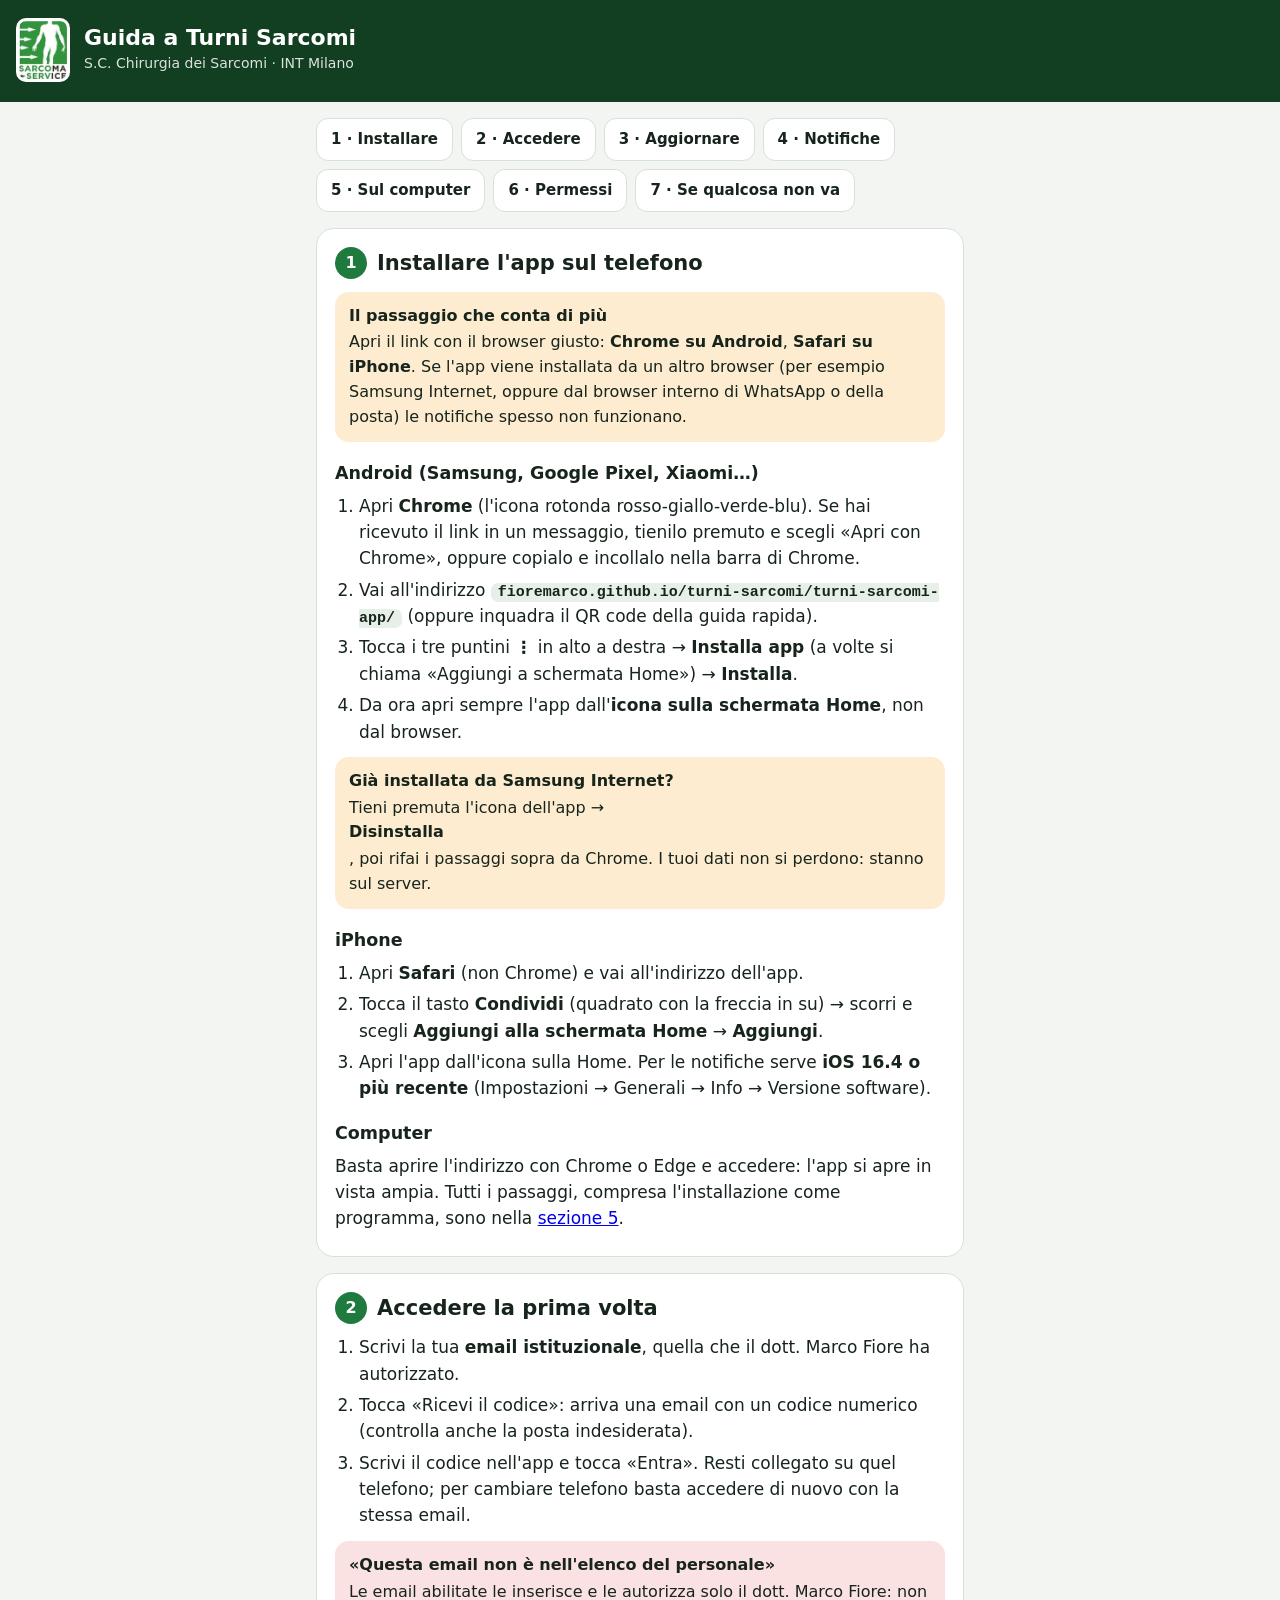
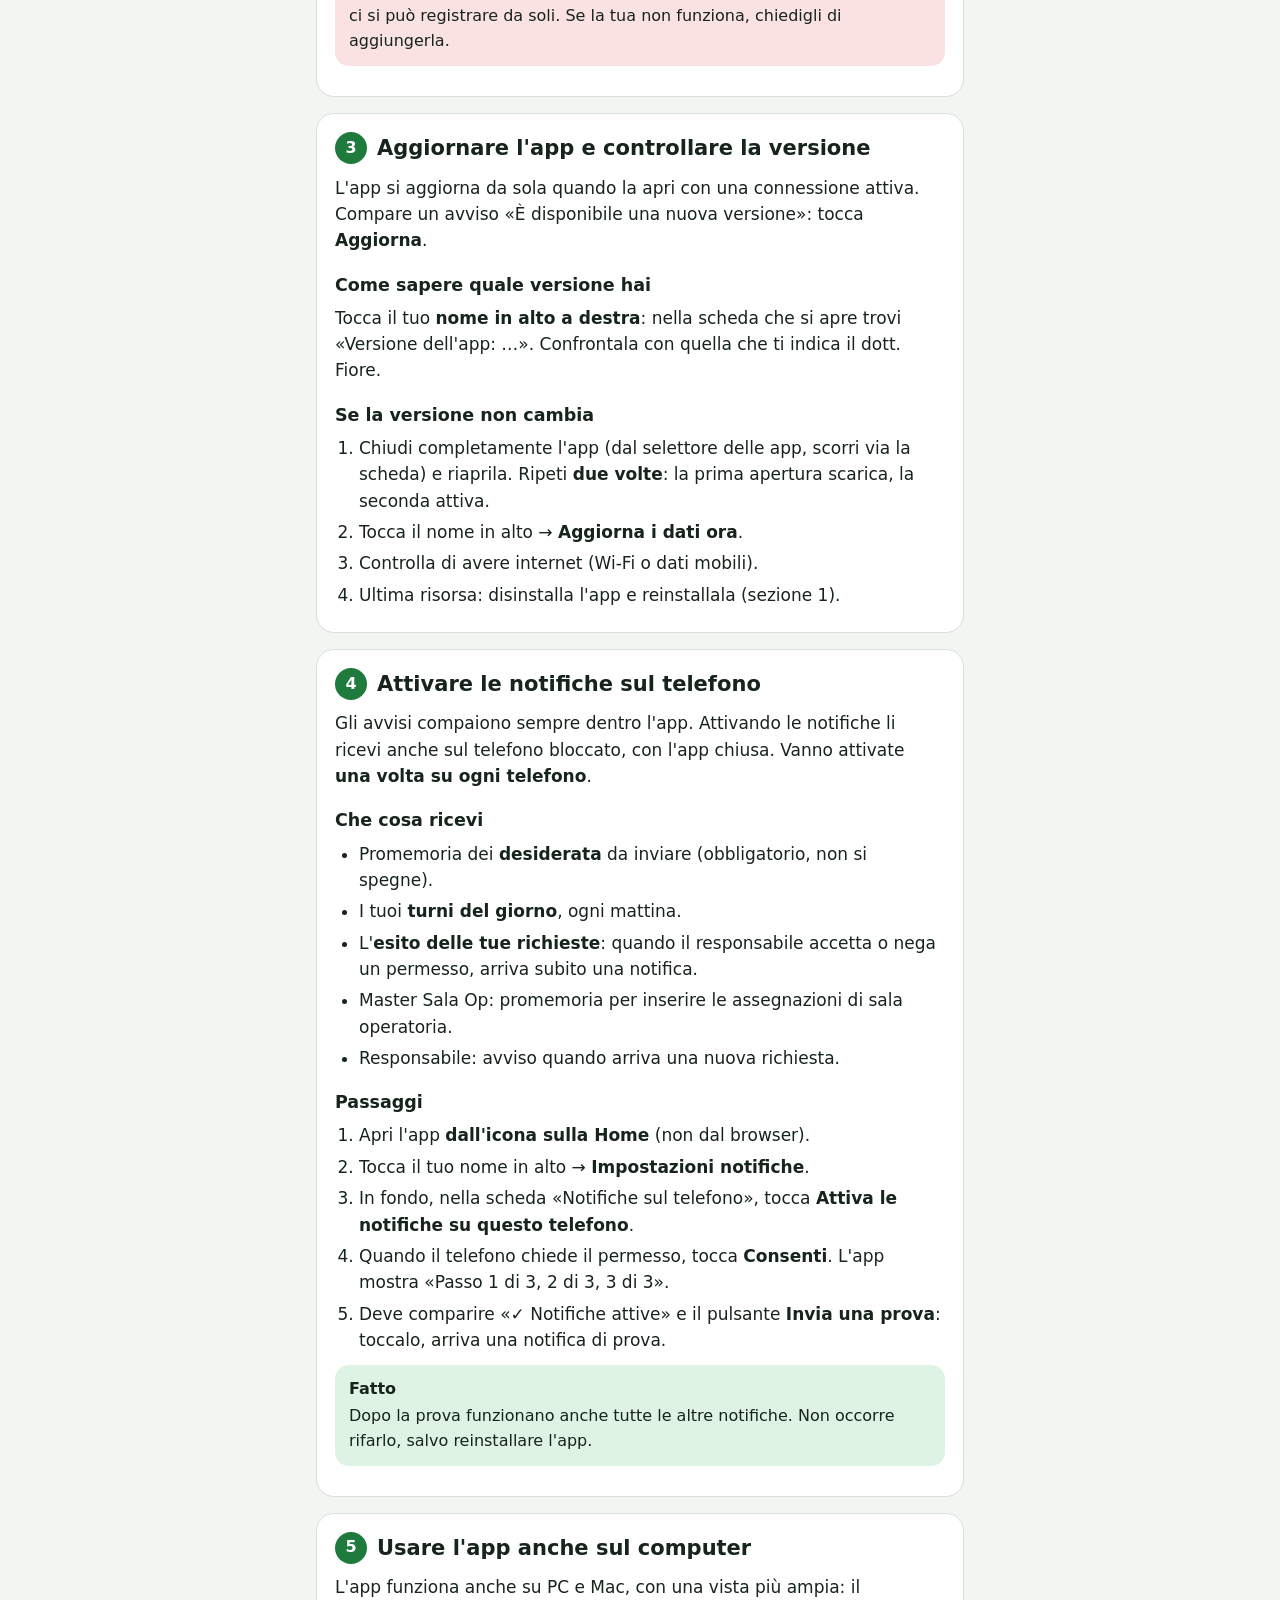
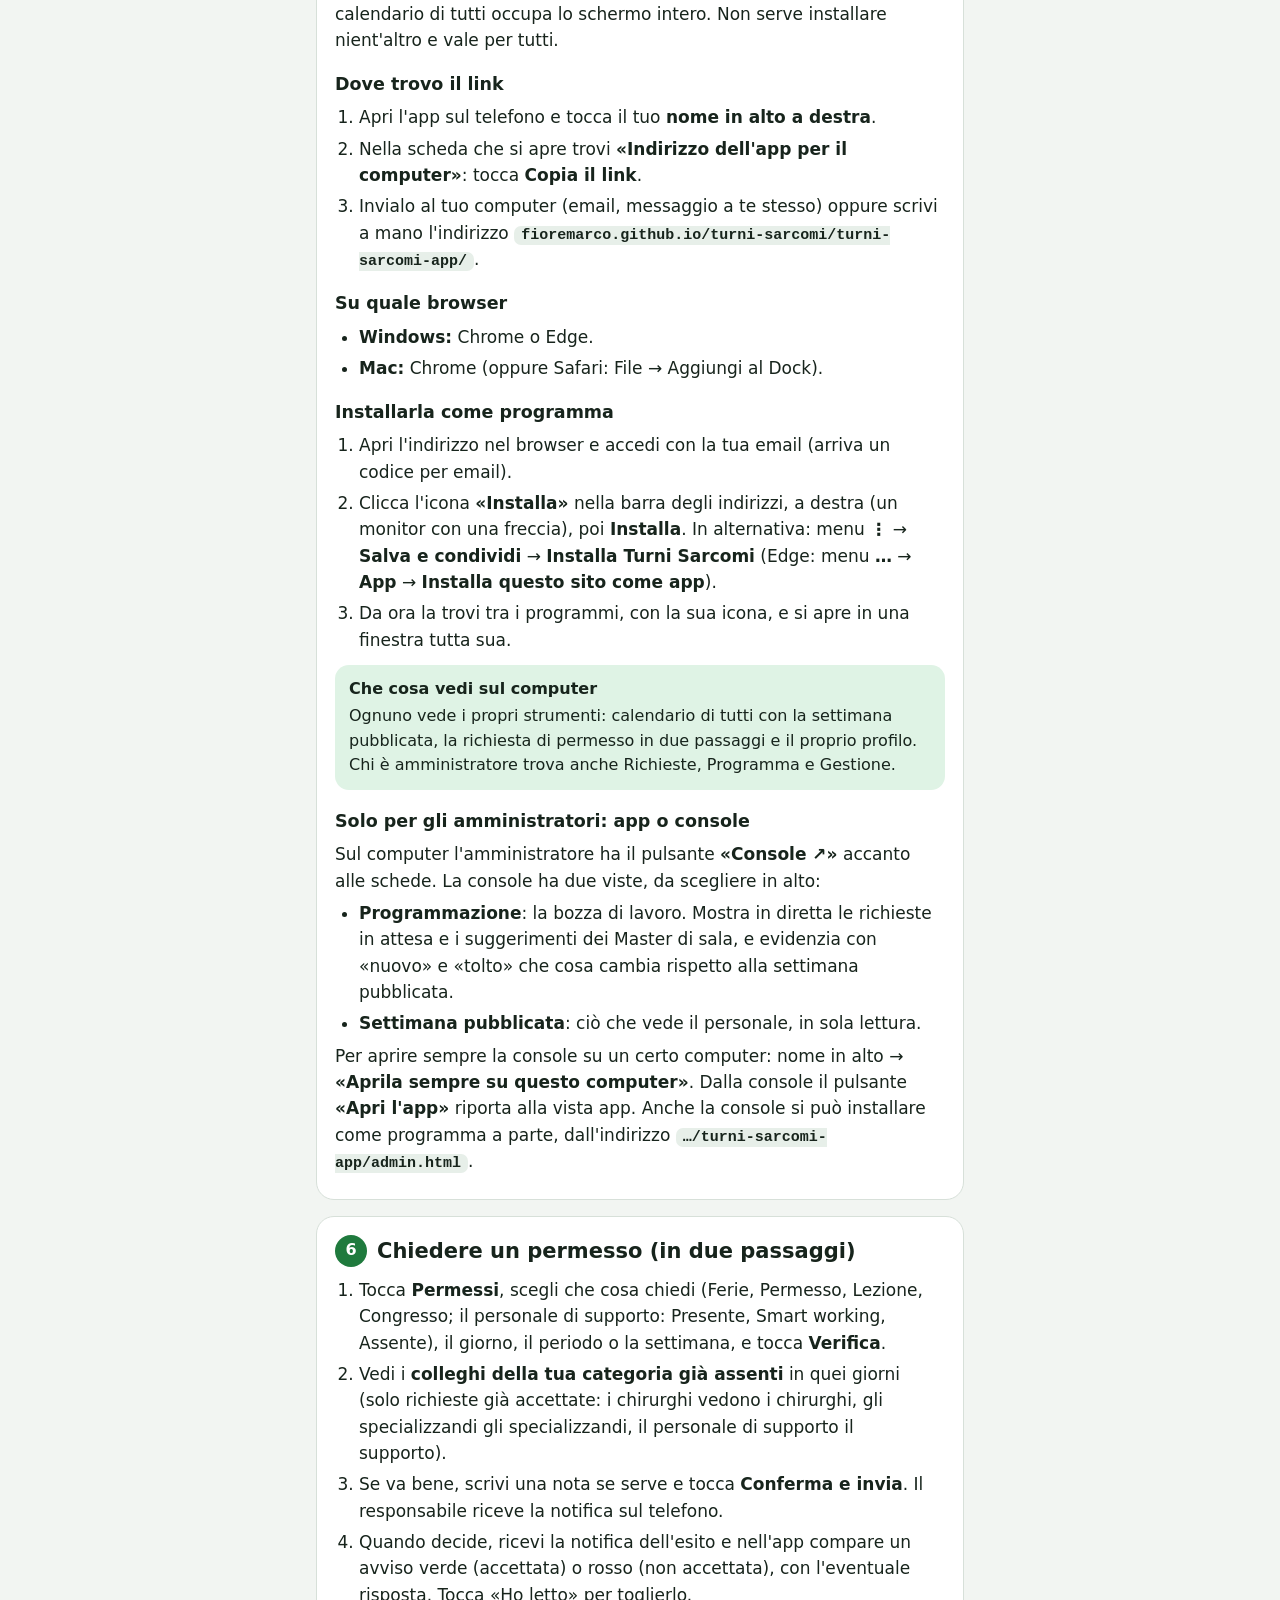
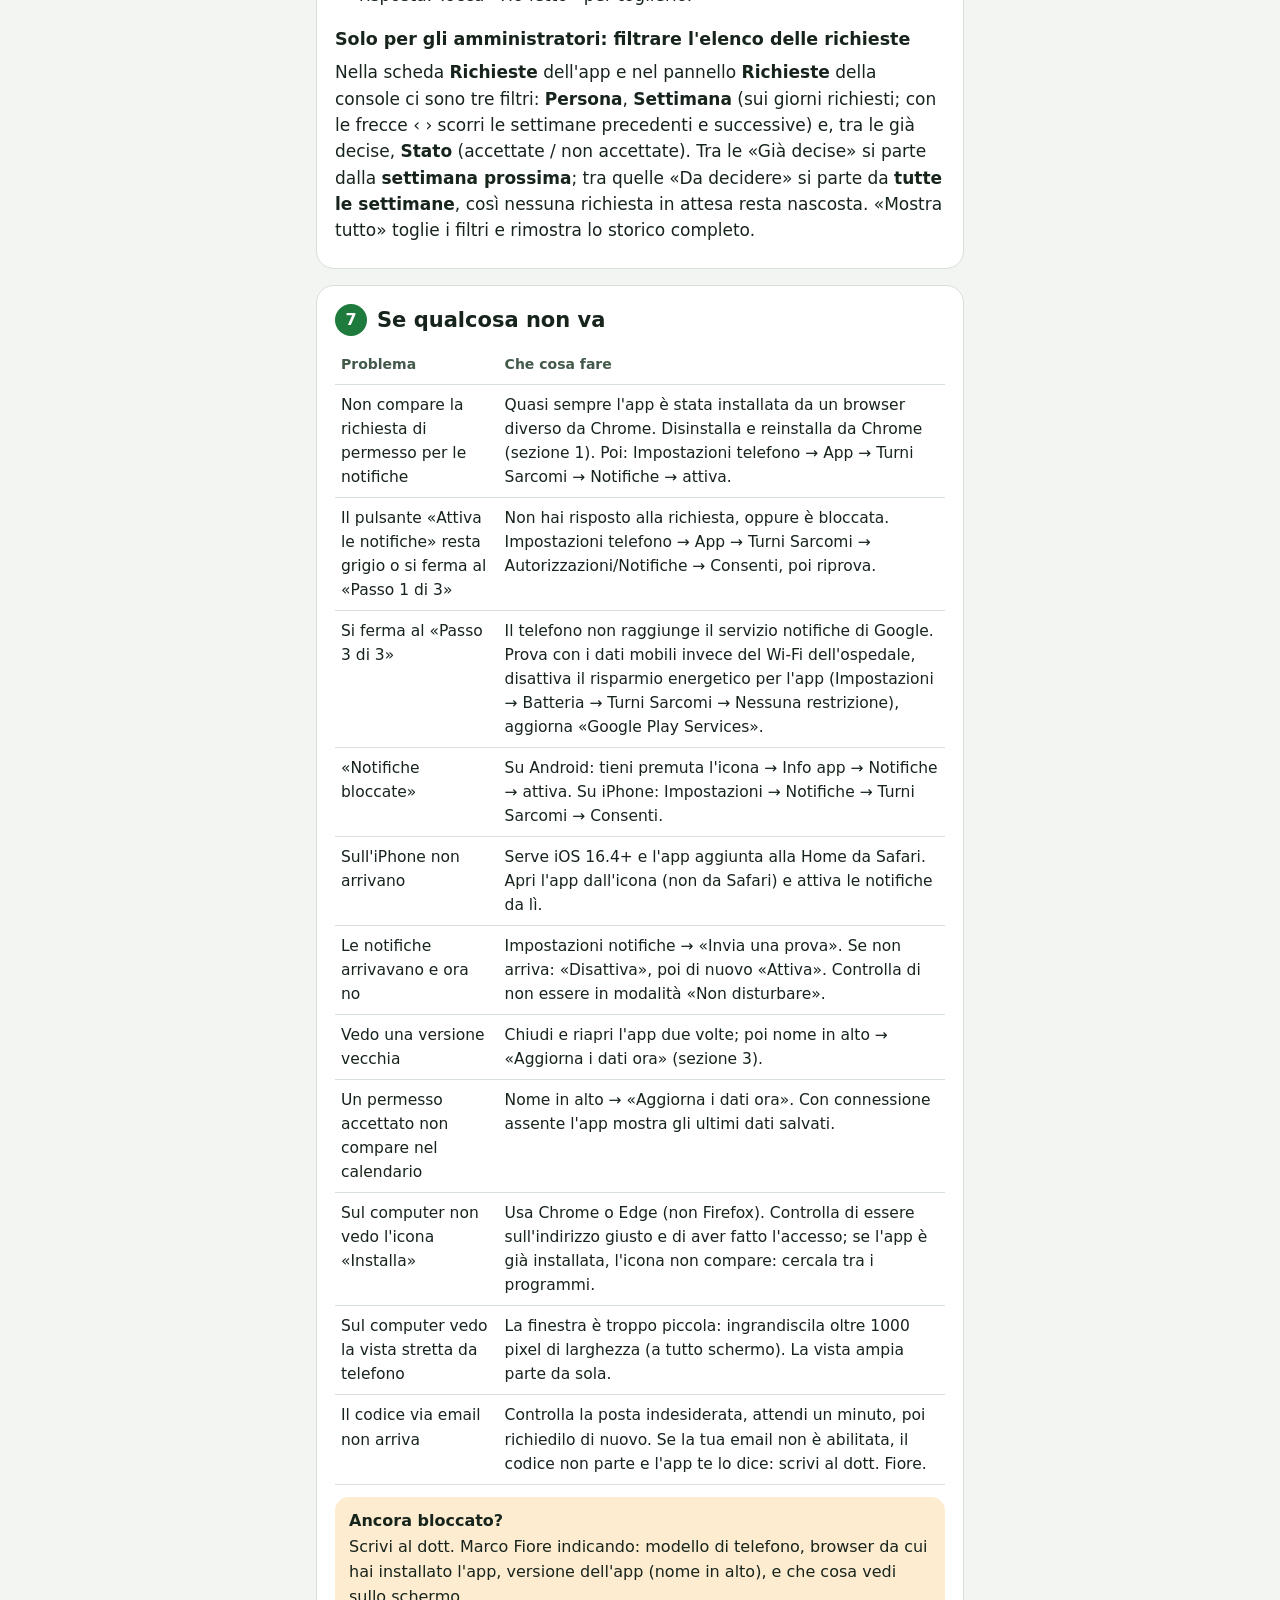
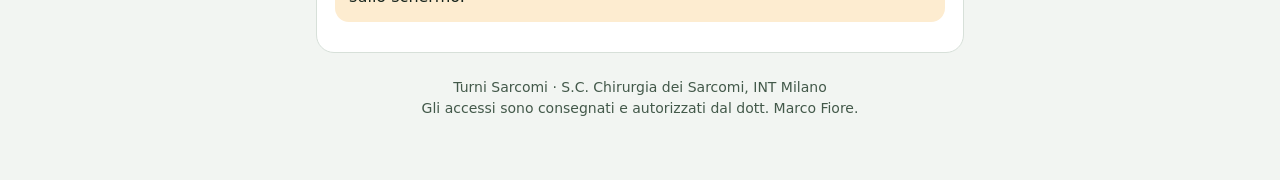
<file: turni-sarcomi-app/guida.html>
<!doctype html>
<html lang="it">
<head>
<meta charset="utf-8">
<meta name="viewport" content="width=device-width,initial-scale=1,viewport-fit=cover">
<title>Guida Turni Sarcomi</title>
<meta name="theme-color" content="#123f22">
<style>
:root{--bg:#f2f5f2;--card:#fff;--ink:#17241c;--soft:#43594a;--line:#d7e0d9;--accent:#1f7a3d;--deep:#123f22;--ok-bg:#dff3e5;--bad:#b91c1c;--bad-bg:#fbe2e2;--wait:#8a4b03;--wait-bg:#fdecd0;--chip:#e7efe9}
@media (prefers-color-scheme:dark){:root{--bg:#0e1611;--card:#16211a;--ink:#e7efe9;--soft:#b6c7bb;--line:#26362b;--accent:#4cc27a;--deep:#0a2415;--ok-bg:#16361f;--bad:#ff9a9a;--bad-bg:#3d1a1a;--wait:#f5c26b;--wait-bg:#3a2a10;--chip:#1f2f25}}
*{box-sizing:border-box}
body{margin:0;background:var(--bg);color:var(--ink);font:17px/1.55 system-ui,-apple-system,"Segoe UI",Roboto,sans-serif}
header{background:var(--deep);color:#fff;padding:calc(18px + env(safe-area-inset-top,0px)) max(16px,env(safe-area-inset-right,0px)) 20px max(16px,env(safe-area-inset-left,0px));display:flex;gap:14px;align-items:center}
header img{width:54px;height:auto;border-radius:10px;background:#fff;padding:3px}
header h1{margin:0;font-size:22px;line-height:1.2}
header p{margin:2px 0 0;font-size:14px;opacity:.85}
main{max-width:680px;margin:0 auto;padding:16px max(16px,env(safe-area-inset-right,0px)) 60px max(16px,env(safe-area-inset-left,0px));display:flex;flex-direction:column;gap:16px}
nav.toc{display:flex;flex-wrap:wrap;gap:8px}
nav.toc a{background:var(--card);border:1.5px solid var(--line);color:var(--ink);text-decoration:none;font-weight:700;font-size:15px;padding:9px 14px;border-radius:12px}
section{background:var(--card);border:1px solid var(--line);border-radius:18px;padding:18px;scroll-margin-top:12px}
h2{margin:0 0 10px;font-size:21px;display:flex;gap:10px;align-items:center}
h2 i{flex:none;display:grid;place-items:center;width:32px;height:32px;border-radius:50%;background:var(--accent);color:#fff;font-style:normal;font-size:16px}
h3{margin:18px 0 6px;font-size:17.5px}
p{margin:6px 0}
ol,ul{margin:6px 0;padding-left:24px}
li{margin:5px 0}
.box{border-radius:14px;padding:12px 14px;margin:12px 0;font-size:16px}
.ok{background:var(--ok-bg)} .no{background:var(--bad-bg)} .warn{background:var(--wait-bg)}
.box b{display:block;margin-bottom:2px}
code,kbd{background:var(--chip);border-radius:7px;padding:1px 7px;font:600 15px ui-monospace,Menlo,monospace}
table{width:100%;border-collapse:collapse;font-size:15.5px}
td,th{border-bottom:1px solid var(--line);padding:8px 6px;text-align:left;vertical-align:top}
th{font-size:14px;color:var(--soft)}
footer{font-size:14px;color:var(--soft);text-align:center;margin-top:8px}
</style>
</head>
<body>
<header>
  <img src="icons/logo.jpg" alt="Sarcoma Service">
  <div><h1>Guida a Turni Sarcomi</h1><p>S.C. Chirurgia dei Sarcomi · INT Milano</p></div>
</header>
<main>
<nav class="toc" aria-label="Indice">
  <a href="#install">1 · Installare</a><a href="#login">2 · Accedere</a><a href="#update">3 · Aggiornare</a><a href="#notif">4 · Notifiche</a><a href="#pc">5 · Sul computer</a><a href="#perm">6 · Permessi</a><a href="#problemi">7 · Se qualcosa non va</a>
</nav>

<section id="install">
<h2><i>1</i> Installare l'app sul telefono</h2>
<div class="box warn"><b>Il passaggio che conta di più</b>Apri il link con il browser giusto: <b style="display:inline">Chrome su Android</b>, <b style="display:inline">Safari su iPhone</b>. Se l'app viene installata da un altro browser (per esempio Samsung Internet, oppure dal browser interno di WhatsApp o della posta) le notifiche spesso non funzionano.</div>
<h3>Android (Samsung, Google Pixel, Xiaomi…)</h3>
<ol>
<li>Apri <b>Chrome</b> (l'icona rotonda rosso-giallo-verde-blu). Se hai ricevuto il link in un messaggio, tienilo premuto e scegli «Apri con Chrome», oppure copialo e incollalo nella barra di Chrome.</li>
<li>Vai all'indirizzo <code>fioremarco.github.io/turni-sarcomi/turni-sarcomi-app/</code> (oppure inquadra il QR code della guida rapida).</li>
<li>Tocca i tre puntini <b>⋮</b> in alto a destra → <b>Installa app</b> (a volte si chiama «Aggiungi a schermata Home») → <b>Installa</b>.</li>
<li>Da ora apri sempre l'app dall'<b>icona sulla schermata Home</b>, non dal browser.</li>
</ol>
<div class="box warn"><b>Già installata da Samsung Internet?</b>Tieni premuta l'icona dell'app → <b>Disinstalla</b>, poi rifai i passaggi sopra da Chrome. I tuoi dati non si perdono: stanno sul server.</div>
<h3>iPhone</h3>
<ol>
<li>Apri <b>Safari</b> (non Chrome) e vai all'indirizzo dell'app.</li>
<li>Tocca il tasto <b>Condividi</b> (quadrato con la freccia in su) → scorri e scegli <b>Aggiungi alla schermata Home</b> → <b>Aggiungi</b>.</li>
<li>Apri l'app dall'icona sulla Home. Per le notifiche serve <b>iOS 16.4 o più recente</b> (Impostazioni → Generali → Info → Versione software).</li>
</ol>
<h3>Computer</h3>
<p>Basta aprire l'indirizzo con Chrome o Edge e accedere: l'app si apre in vista ampia. Tutti i passaggi, compresa l'installazione come programma, sono nella <a href="#pc">sezione 5</a>.</p>
</section>

<section id="login">
<h2><i>2</i> Accedere la prima volta</h2>
<ol>
<li>Scrivi la tua <b>email istituzionale</b>, quella che il dott. Marco Fiore ha autorizzato.</li>
<li>Tocca «Ricevi il codice»: arriva una email con un codice numerico (controlla anche la posta indesiderata).</li>
<li>Scrivi il codice nell'app e tocca «Entra». Resti collegato su quel telefono; per cambiare telefono basta accedere di nuovo con la stessa email.</li>
</ol>
<div class="box no"><b>«Questa email non è nell'elenco del personale»</b>Le email abilitate le inserisce e le autorizza solo il dott. Marco Fiore: non ci si può registrare da soli. Se la tua non funziona, chiedigli di aggiungerla.</div>
</section>

<section id="update">
<h2><i>3</i> Aggiornare l'app e controllare la versione</h2>
<p>L'app si aggiorna da sola quando la apri con una connessione attiva. Compare un avviso «È disponibile una nuova versione»: tocca <b>Aggiorna</b>.</p>
<h3>Come sapere quale versione hai</h3>
<p>Tocca il tuo <b>nome in alto a destra</b>: nella scheda che si apre trovi «Versione dell'app: …». Confrontala con quella che ti indica il dott. Fiore.</p>
<h3>Se la versione non cambia</h3>
<ol>
<li>Chiudi completamente l'app (dal selettore delle app, scorri via la scheda) e riaprila. Ripeti <b>due volte</b>: la prima apertura scarica, la seconda attiva.</li>
<li>Tocca il nome in alto → <b>Aggiorna i dati ora</b>.</li>
<li>Controlla di avere internet (Wi-Fi o dati mobili).</li>
<li>Ultima risorsa: disinstalla l'app e reinstallala (sezione 1).</li>
</ol>
</section>

<section id="notif">
<h2><i>4</i> Attivare le notifiche sul telefono</h2>
<p>Gli avvisi compaiono sempre dentro l'app. Attivando le notifiche li ricevi anche sul telefono bloccato, con l'app chiusa. Vanno attivate <b>una volta su ogni telefono</b>.</p>
<h3>Che cosa ricevi</h3>
<ul>
<li>Promemoria dei <b>desiderata</b> da inviare (obbligatorio, non si spegne).</li>
<li>I tuoi <b>turni del giorno</b>, ogni mattina.</li>
<li>L'<b>esito delle tue richieste</b>: quando il responsabile accetta o nega un permesso, arriva subito una notifica.</li>
<li>Master Sala Op: promemoria per inserire le assegnazioni di sala operatoria.</li>
<li>Responsabile: avviso quando arriva una nuova richiesta.</li>
</ul>
<h3>Passaggi</h3>
<ol>
<li>Apri l'app <b>dall'icona sulla Home</b> (non dal browser).</li>
<li>Tocca il tuo nome in alto → <b>Impostazioni notifiche</b>.</li>
<li>In fondo, nella scheda «Notifiche sul telefono», tocca <b>Attiva le notifiche su questo telefono</b>.</li>
<li>Quando il telefono chiede il permesso, tocca <b>Consenti</b>. L'app mostra «Passo 1 di 3, 2 di 3, 3 di 3».</li>
<li>Deve comparire «✓ Notifiche attive» e il pulsante <b>Invia una prova</b>: toccalo, arriva una notifica di prova.</li>
</ol>
<div class="box ok"><b>Fatto</b>Dopo la prova funzionano anche tutte le altre notifiche. Non occorre rifarlo, salvo reinstallare l'app.</div>
</section>

<section id="pc">
<h2><i>5</i> Usare l'app anche sul computer</h2>
<p>L'app funziona anche su PC e Mac, con una vista più ampia: il calendario di tutti occupa lo schermo intero. Non serve installare nient'altro e vale per tutti.</p>
<h3>Dove trovo il link</h3>
<ol>
<li>Apri l'app sul telefono e tocca il tuo <b>nome in alto a destra</b>.</li>
<li>Nella scheda che si apre trovi <b>«Indirizzo dell'app per il computer»</b>: tocca <b>Copia il link</b>.</li>
<li>Invialo al tuo computer (email, messaggio a te stesso) oppure scrivi a mano l'indirizzo <code>fioremarco.github.io/turni-sarcomi/turni-sarcomi-app/</code>.</li>
</ol>
<h3>Su quale browser</h3>
<ul>
<li><b>Windows:</b> Chrome o Edge.</li>
<li><b>Mac:</b> Chrome (oppure Safari: File → Aggiungi al Dock).</li>
</ul>
<h3>Installarla come programma</h3>
<ol>
<li>Apri l'indirizzo nel browser e accedi con la tua email (arriva un codice per email).</li>
<li>Clicca l'icona <b>«Installa»</b> nella barra degli indirizzi, a destra (un monitor con una freccia), poi <b>Installa</b>. In alternativa: menu <b>⋮</b> → <b>Salva e condividi</b> → <b>Installa Turni Sarcomi</b> (Edge: menu <b>…</b> → <b>App</b> → <b>Installa questo sito come app</b>).</li>
<li>Da ora la trovi tra i programmi, con la sua icona, e si apre in una finestra tutta sua.</li>
</ol>
<div class="box ok"><b>Che cosa vedi sul computer</b>Ognuno vede i propri strumenti: calendario di tutti con la settimana pubblicata, la richiesta di permesso in due passaggi e il proprio profilo. Chi è amministratore trova anche Richieste, Programma e Gestione.</div>
<h3>Solo per gli amministratori: app o console</h3>
<p>Sul computer l'amministratore ha il pulsante <b>«Console ↗»</b> accanto alle schede. La console ha due viste, da scegliere in alto:</p>
<ul>
<li><b>Programmazione</b>: la bozza di lavoro. Mostra in diretta le richieste in attesa e i suggerimenti dei Master di sala, e evidenzia con «nuovo» e «tolto» che cosa cambia rispetto alla settimana pubblicata.</li>
<li><b>Settimana pubblicata</b>: ciò che vede il personale, in sola lettura.</li>
</ul>
<p>Per aprire sempre la console su un certo computer: nome in alto → <b>«Aprila sempre su questo computer»</b>. Dalla console il pulsante <b>«Apri l'app»</b> riporta alla vista app. Anche la console si può installare come programma a parte, dall'indirizzo <code>…/turni-sarcomi-app/admin.html</code>.</p>
</section>

<section id="perm">
<h2><i>6</i> Chiedere un permesso (in due passaggi)</h2>
<ol>
<li>Tocca <b>Permessi</b>, scegli che cosa chiedi (Ferie, Permesso, Lezione, Congresso; il personale di supporto: Presente, Smart working, Assente), il giorno, il periodo o la settimana, e tocca <b>Verifica</b>.</li>
<li>Vedi i <b>colleghi della tua categoria già assenti</b> in quei giorni (solo richieste già accettate: i chirurghi vedono i chirurghi, gli specializzandi gli specializzandi, il personale di supporto il supporto).</li>
<li>Se va bene, scrivi una nota se serve e tocca <b>Conferma e invia</b>. Il responsabile riceve la notifica sul telefono.</li>
<li>Quando decide, ricevi la notifica dell'esito e nell'app compare un avviso verde (accettata) o rosso (non accettata), con l'eventuale risposta. Tocca «Ho letto» per toglierlo.</li>
</ol>
<h3>Solo per gli amministratori: filtrare l'elenco delle richieste</h3>
<p>Nella scheda <b>Richieste</b> dell'app e nel pannello <b>Richieste</b> della console ci sono tre filtri: <b>Persona</b>, <b>Settimana</b> (sui giorni richiesti; con le frecce ‹ › scorri le settimane precedenti e successive) e, tra le già decise, <b>Stato</b> (accettate / non accettate). Tra le «Già decise» si parte dalla <b>settimana prossima</b>; tra quelle «Da decidere» si parte da <b>tutte le settimane</b>, così nessuna richiesta in attesa resta nascosta. «Mostra tutto» toglie i filtri e rimostra lo storico completo.</p>
</section>

<section id="problemi">
<h2><i>7</i> Se qualcosa non va</h2>
<table>
<tr><th>Problema</th><th>Che cosa fare</th></tr>
<tr><td>Non compare la richiesta di permesso per le notifiche</td><td>Quasi sempre l'app è stata installata da un browser diverso da Chrome. Disinstalla e reinstalla da Chrome (sezione 1). Poi: Impostazioni telefono → App → Turni Sarcomi → Notifiche → attiva.</td></tr>
<tr><td>Il pulsante «Attiva le notifiche» resta grigio o si ferma al «Passo 1 di 3»</td><td>Non hai risposto alla richiesta, oppure è bloccata. Impostazioni telefono → App → Turni Sarcomi → Autorizzazioni/Notifiche → Consenti, poi riprova.</td></tr>
<tr><td>Si ferma al «Passo 3 di 3»</td><td>Il telefono non raggiunge il servizio notifiche di Google. Prova con i dati mobili invece del Wi-Fi dell'ospedale, disattiva il risparmio energetico per l'app (Impostazioni → Batteria → Turni Sarcomi → Nessuna restrizione), aggiorna «Google Play Services».</td></tr>
<tr><td>«Notifiche bloccate»</td><td>Su Android: tieni premuta l'icona → Info app → Notifiche → attiva. Su iPhone: Impostazioni → Notifiche → Turni Sarcomi → Consenti.</td></tr>
<tr><td>Sull'iPhone non arrivano</td><td>Serve iOS 16.4+ e l'app aggiunta alla Home da Safari. Apri l'app dall'icona (non da Safari) e attiva le notifiche da lì.</td></tr>
<tr><td>Le notifiche arrivavano e ora no</td><td>Impostazioni notifiche → «Invia una prova». Se non arriva: «Disattiva», poi di nuovo «Attiva». Controlla di non essere in modalità «Non disturbare».</td></tr>
<tr><td>Vedo una versione vecchia</td><td>Chiudi e riapri l'app due volte; poi nome in alto → «Aggiorna i dati ora» (sezione 3).</td></tr>
<tr><td>Un permesso accettato non compare nel calendario</td><td>Nome in alto → «Aggiorna i dati ora». Con connessione assente l'app mostra gli ultimi dati salvati.</td></tr>
<tr><td>Sul computer non vedo l'icona «Installa»</td><td>Usa Chrome o Edge (non Firefox). Controlla di essere sull'indirizzo giusto e di aver fatto l'accesso; se l'app è già installata, l'icona non compare: cercala tra i programmi.</td></tr>
<tr><td>Sul computer vedo la vista stretta da telefono</td><td>La finestra è troppo piccola: ingrandiscila oltre 1000 pixel di larghezza (a tutto schermo). La vista ampia parte da sola.</td></tr>
<tr><td>Il codice via email non arriva</td><td>Controlla la posta indesiderata, attendi un minuto, poi richiedilo di nuovo. Se la tua email non è abilitata, il codice non parte e l'app te lo dice: scrivi al dott. Fiore.</td></tr>
</table>
<div class="box warn"><b>Ancora bloccato?</b>Scrivi al dott. Marco Fiore indicando: modello di telefono, browser da cui hai installato l'app, versione dell'app (nome in alto), e che cosa vedi sullo schermo.</div>
</section>

<footer>Turni Sarcomi · S.C. Chirurgia dei Sarcomi, INT Milano<br>Gli accessi sono consegnati e autorizzati dal dott. Marco Fiore.</footer>
</main>
</body>
</html>
</file>
